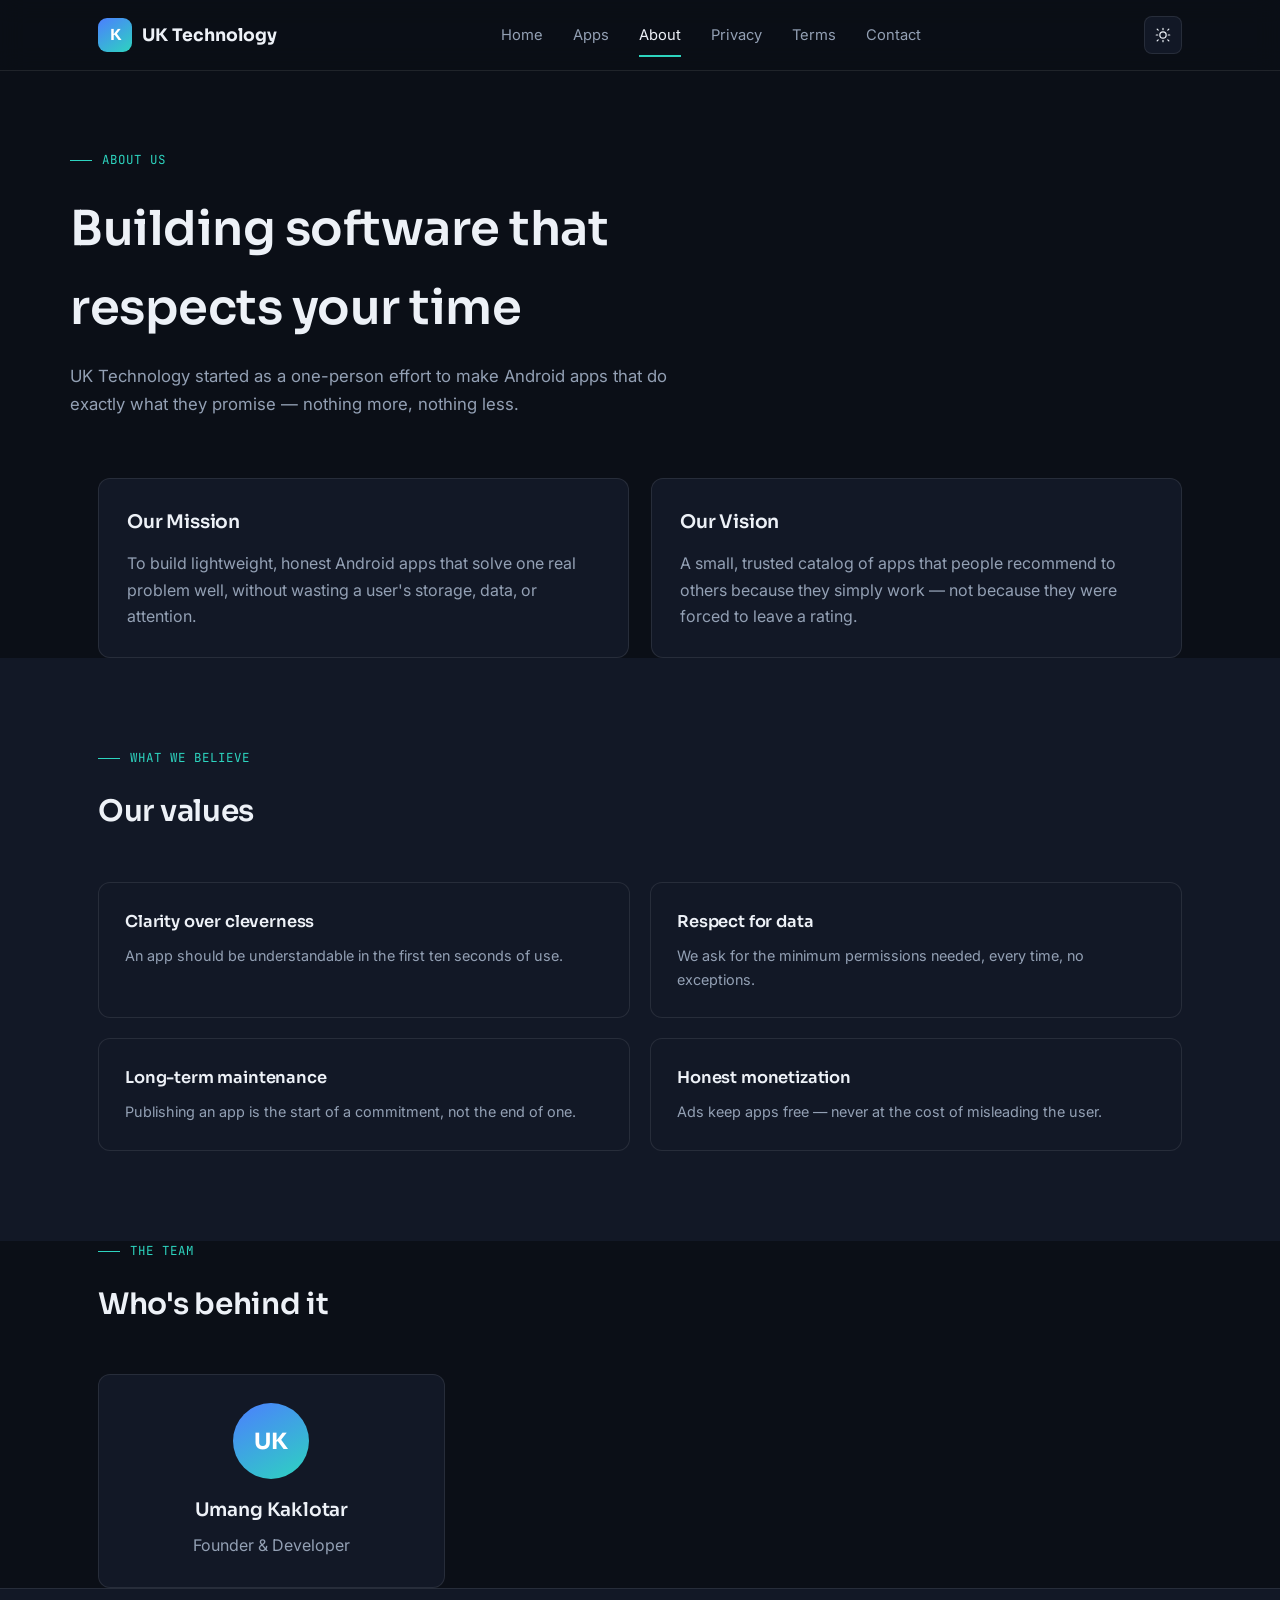
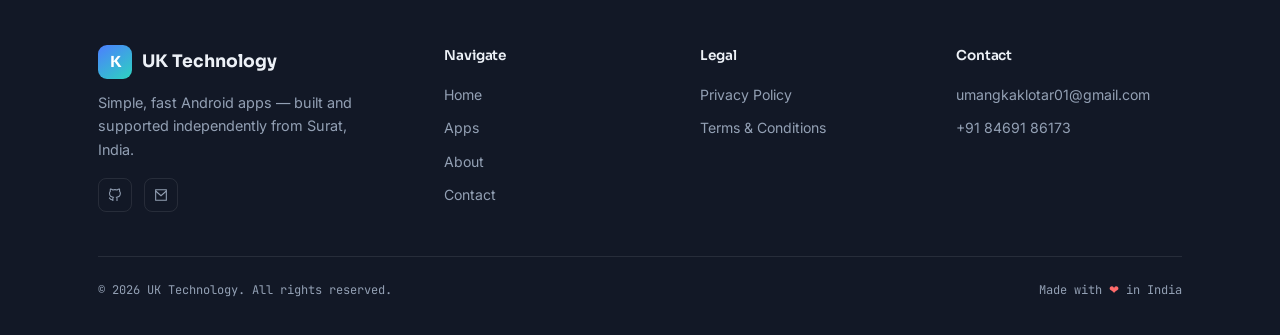
<file: about.html>
<!DOCTYPE html>
<html lang="en">
<head>
<meta charset="UTF-8">
<meta name="viewport" content="width=device-width, initial-scale=1.0">
<title>About Us — UK Technology</title>
<meta name="description" content="Learn about UK Technology's mission, vision, and the person behind the apps.">
<meta name="theme-color" content="#0B0F17">
<link rel="canonical" href="https://umangkaklotar.github.io/about.html">
<meta property="og:type" content="website">
<meta property="og:title" content="About Us — UK Technology">
<link rel="icon" type="image/svg+xml" href="assets/img/favicon.svg">
<link rel="preconnect" href="https://fonts.googleapis.com">
<link href="https://fonts.googleapis.com/css2?family=Sora:wght@600;700&family=Inter:wght@400;500;600&family=JetBrains+Mono:wght@400;500&display=swap" rel="stylesheet">
<link rel="stylesheet" href="assets/css/style.css">
</head>
<body>

<header class="site-header">
  <div class="nav-inner">
    <a class="brand" href="index.html"><span class="mark">K</span>UK Technology</a>
    <nav id="primary-nav">
      <a href="index.html">Home</a>
      <a href="apps.html">Apps</a>
      <a href="about.html">About</a>
      <a href="privacy.html">Privacy</a>
      <a href="terms.html">Terms</a>
      <a href="contact.html">Contact</a>
    </nav>
    <div class="nav-actions">
      <button class="theme-toggle" onclick="toggleTheme()" aria-label="Toggle dark/light theme">
        <svg viewBox="0 0 24 24" fill="none" stroke-width="1.6"><path d="M12 3v2M12 19v2M4.2 4.2l1.4 1.4M18.4 18.4l1.4 1.4M3 12h2M19 12h2M4.2 19.8l1.4-1.4M18.4 5.6l1.4-1.4" stroke-linecap="round"/><circle cx="12" cy="12" r="4.2"/></svg>
      </button>
      <button id="hamburger" onclick="toggleMobileNav()" aria-label="Menu"><span></span><span></span><span></span></button>
    </div>
  </div>
</header>

<section class="page-hero wrap">
  <span class="eyebrow">ABOUT US</span>
  <h1>Building software that respects your time</h1>
  <p>UK Technology started as a one-person effort to make Android apps that do exactly what they promise — nothing more, nothing less.</p>
</section>

<section class="wrap">
  <div class="grid-2">
    <div class="card reveal">
      <h3 style="margin-bottom:12px;">Our Mission</h3>
      <p class="muted">To build lightweight, honest Android apps that solve one real problem well, without wasting a user's storage, data, or attention.</p>
    </div>
    <div class="card reveal d1">
      <h3 style="margin-bottom:12px;">Our Vision</h3>
      <p class="muted">A small, trusted catalog of apps that people recommend to others because they simply work — not because they were forced to leave a rating.</p>
    </div>
  </div>
</section>

<section class="section-alt">
  <div class="wrap">
    <div class="section-head">
      <span class="eyebrow">WHAT WE BELIEVE</span>
      <h2 class="reveal">Our values</h2>
    </div>
    <div class="values-grid">
      <div class="feature-card reveal">
        <h3>Clarity over cleverness</h3>
        <p>An app should be understandable in the first ten seconds of use.</p>
      </div>
      <div class="feature-card reveal d1">
        <h3>Respect for data</h3>
        <p>We ask for the minimum permissions needed, every time, no exceptions.</p>
      </div>
      <div class="feature-card reveal d2">
        <h3>Long-term maintenance</h3>
        <p>Publishing an app is the start of a commitment, not the end of one.</p>
      </div>
      <div class="feature-card reveal">
        <h3>Honest monetization</h3>
        <p>Ads keep apps free — never at the cost of misleading the user.</p>
      </div>
    </div>
  </div>
</section>

<section class="wrap">
  <div class="section-head">
    <span class="eyebrow">THE TEAM</span>
    <h2 class="reveal">Who's behind it</h2>
  </div>
  <div class="grid-3">
    <div class="card team-card reveal">
      <div class="team-avatar">UK</div>
      <h3>Umang Kaklotar</h3>
      <p class="muted" style="margin-top:6px;">Founder & Developer</p>
    </div>
  </div>
</section>

<footer class="site-footer">
  <div class="wrap">
    <div class="footer-grid">
      <div class="footer-brand">
        <a class="brand" href="index.html"><span class="mark">K</span>UK Technology</a>
        <p>Simple, fast Android apps — built and supported independently from Surat, India.</p>
        <div class="social-row">
          <a href="https://github.com/umangkaklotar" target="_blank" rel="noopener" aria-label="GitHub"><svg viewBox="0 0 24 24" fill="none" stroke-width="1.6"><path d="M9 19c-4.3 1.4-4.3-2.5-6-3m12 5v-3.5c0-1 .1-1.4-.5-2 2.8-.3 5.5-1.4 5.5-6a4.6 4.6 0 0 0-1.3-3.2 4.2 4.2 0 0 0-.1-3.2s-1.1-.3-3.5 1.3a12.3 12.3 0 0 0-6.4 0C6.3 2.8 5.2 3.1 5.2 3.1a4.2 4.2 0 0 0-.1 3.2A4.6 4.6 0 0 0 3.8 9.5c0 4.6 2.7 5.7 5.5 6-.6.6-.6 1.2-.5 2V21"/></svg></a>
          <a href="mailto:umangkaklotar01@gmail.com" aria-label="Email"><svg viewBox="0 0 24 24" fill="none" stroke-width="1.6"><path d="M4 4h16v16H4z"/><path d="M4 6l8 7 8-7"/></svg></a>
        </div>
      </div>
      <div class="footer-col">
        <h4>Navigate</h4>
        <a href="index.html">Home</a>
        <a href="apps.html">Apps</a>
        <a href="about.html">About</a>
        <a href="contact.html">Contact</a>
      </div>
      <div class="footer-col">
        <h4>Legal</h4>
        <a href="privacy.html">Privacy Policy</a>
        <a href="terms.html">Terms & Conditions</a>
      </div>
      <div class="footer-col">
        <h4>Contact</h4>
        <a href="mailto:umangkaklotar01@gmail.com">umangkaklotar01@gmail.com</a>
        <a href="tel:+918469186173">+91 84691 86173</a>
      </div>
    </div>
    <div class="footer-bottom">
      <span>© <span id="footer-year"></span> UK Technology. All rights reserved.</span>
      <span>Made with <span class="made-with">❤</span> in India</span>
    </div>
  </div>
</footer>

<script src="assets/js/main.js"></script>
</body>
</html>
</file>
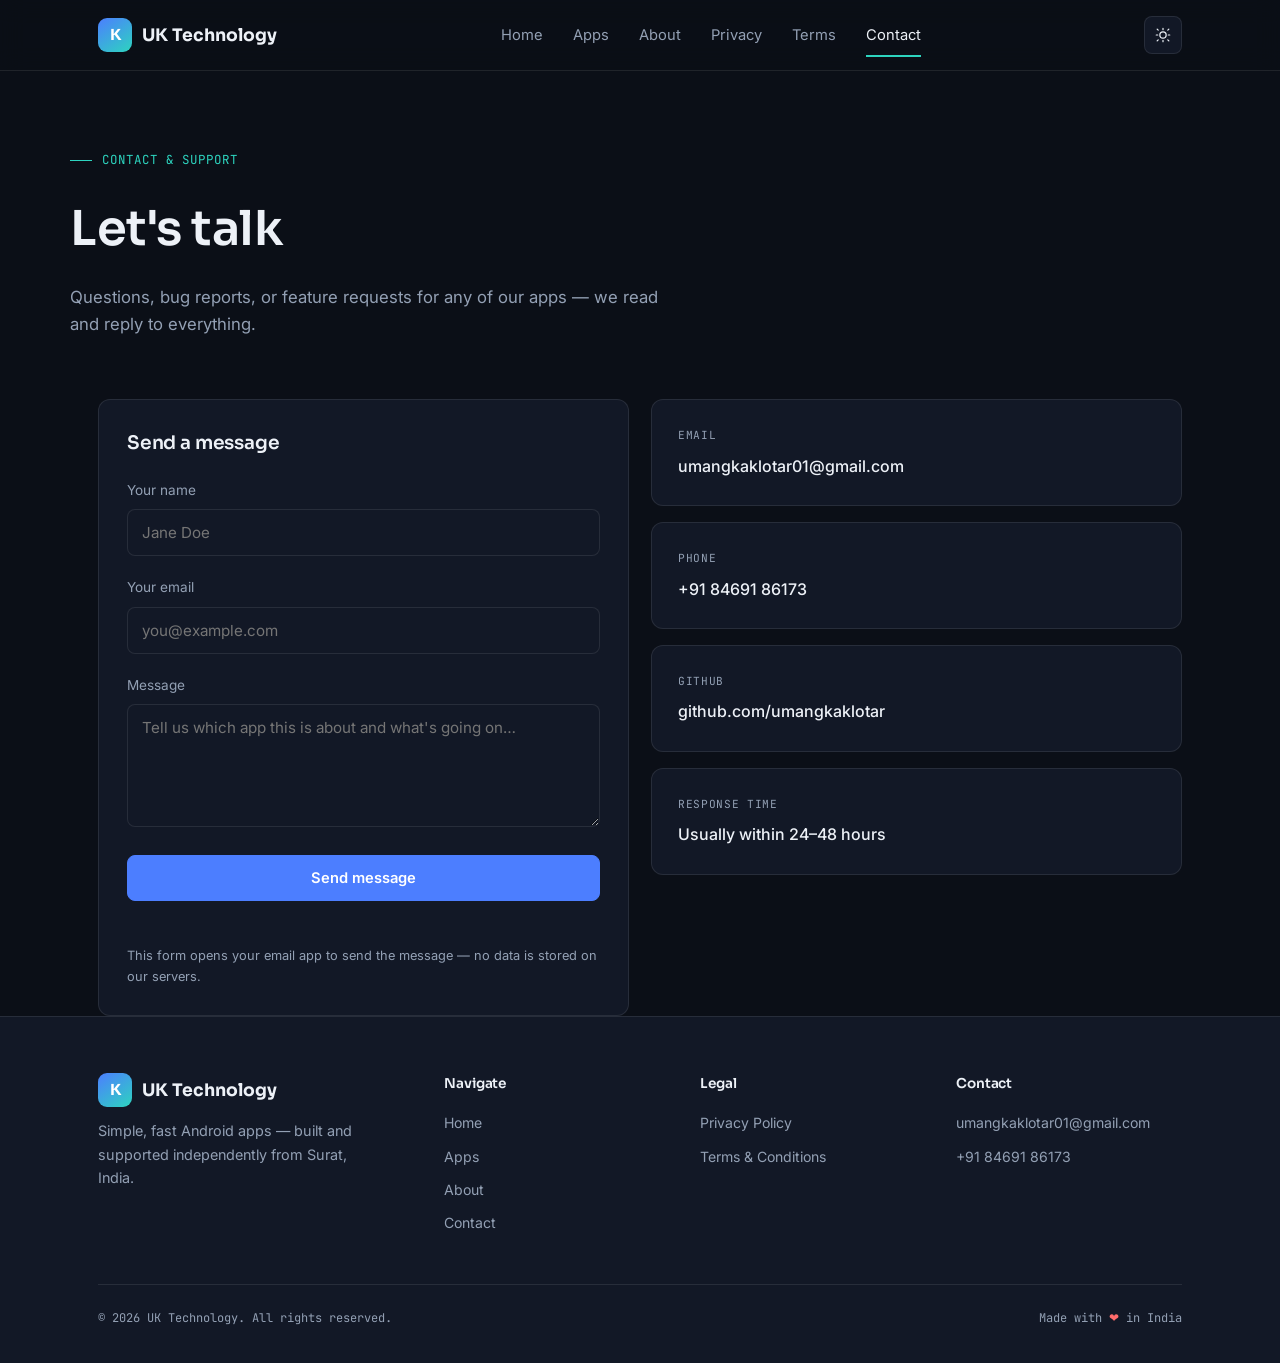
<file: contact.html>
<!DOCTYPE html>
<html lang="en">
<head>
<meta charset="UTF-8">
<meta name="viewport" content="width=device-width, initial-scale=1.0">
<title>Contact & Support — UK Technology</title>
<meta name="description" content="Get in touch with UK Technology for app support, feedback, or general questions.">
<meta name="theme-color" content="#0B0F17">
<link rel="canonical" href="https://umangkaklotar.github.io/contact.html">
<meta property="og:type" content="website">
<meta property="og:title" content="Contact & Support — UK Technology">
<link rel="icon" type="image/svg+xml" href="assets/img/favicon.svg">
<link rel="preconnect" href="https://fonts.googleapis.com">
<link href="https://fonts.googleapis.com/css2?family=Sora:wght@600;700&family=Inter:wght@400;500;600&family=JetBrains+Mono:wght@400;500&display=swap" rel="stylesheet">
<link rel="stylesheet" href="assets/css/style.css">
</head>
<body>

<header class="site-header">
  <div class="nav-inner">
    <a class="brand" href="index.html"><span class="mark">K</span>UK Technology</a>
    <nav id="primary-nav">
      <a href="index.html">Home</a>
      <a href="apps.html">Apps</a>
      <a href="about.html">About</a>
      <a href="privacy.html">Privacy</a>
      <a href="terms.html">Terms</a>
      <a href="contact.html">Contact</a>
    </nav>
    <div class="nav-actions">
      <button class="theme-toggle" onclick="toggleTheme()" aria-label="Toggle dark/light theme">
        <svg viewBox="0 0 24 24" fill="none" stroke-width="1.6"><path d="M12 3v2M12 19v2M4.2 4.2l1.4 1.4M18.4 18.4l1.4 1.4M3 12h2M19 12h2M4.2 19.8l1.4-1.4M18.4 5.6l1.4-1.4" stroke-linecap="round"/><circle cx="12" cy="12" r="4.2"/></svg>
      </button>
      <button id="hamburger" onclick="toggleMobileNav()" aria-label="Menu"><span></span><span></span><span></span></button>
    </div>
  </div>
</header>

<section class="page-hero wrap">
  <span class="eyebrow">CONTACT & SUPPORT</span>
  <h1>Let's talk</h1>
  <p>Questions, bug reports, or feature requests for any of our apps — we read and reply to everything.</p>
</section>

<section class="wrap">
  <div class="grid-2">
    <div class="card reveal">
      <h3 style="margin-bottom:20px;">Send a message</h3>
      <form id="contact-form" onsubmit="handleContactSubmit(event)">
        <div class="form-field">
          <label for="name">Your name</label>
          <input type="text" id="name" name="name" placeholder="Jane Doe" required>
        </div>
        <div class="form-field">
          <label for="email">Your email</label>
          <input type="email" id="email" name="email" placeholder="you@example.com" required>
        </div>
        <div class="form-field">
          <label for="message">Message</label>
          <textarea id="message" name="message" rows="5" placeholder="Tell us which app this is about and what's going on…" required></textarea>
        </div>
        <button type="submit" class="btn primary block">Send message</button>
        <p id="form-status"></p>
      </form>
      <p class="muted" style="font-size:0.8rem; margin-top:10px;">This form opens your email app to send the message — no data is stored on our servers.</p>
    </div>

    <div>
      <div class="contact-card reveal" style="margin-bottom:16px;">
        <div class="contact-label">Email</div>
        <div class="contact-value"><a href="mailto:umangkaklotar01@gmail.com">umangkaklotar01@gmail.com</a></div>
      </div>
      <div class="contact-card reveal d1" style="margin-bottom:16px;">
        <div class="contact-label">Phone</div>
        <div class="contact-value"><a href="tel:+918469186173">+91 84691 86173</a></div>
      </div>
      <div class="contact-card reveal d2" style="margin-bottom:16px;">
        <div class="contact-label">GitHub</div>
        <div class="contact-value"><a href="https://github.com/umangkaklotar" target="_blank" rel="noopener">github.com/umangkaklotar</a></div>
      </div>
      <div class="contact-card reveal">
        <div class="contact-label">Response time</div>
        <div class="contact-value">Usually within 24–48 hours</div>
      </div>
    </div>
  </div>
</section>

<footer class="site-footer">
  <div class="wrap">
    <div class="footer-grid">
      <div class="footer-brand">
        <a class="brand" href="index.html"><span class="mark">K</span>UK Technology</a>
        <p>Simple, fast Android apps — built and supported independently from Surat, India.</p>
      </div>
      <div class="footer-col">
        <h4>Navigate</h4>
        <a href="index.html">Home</a>
        <a href="apps.html">Apps</a>
        <a href="about.html">About</a>
        <a href="contact.html">Contact</a>
      </div>
      <div class="footer-col">
        <h4>Legal</h4>
        <a href="privacy.html">Privacy Policy</a>
        <a href="terms.html">Terms & Conditions</a>
      </div>
      <div class="footer-col">
        <h4>Contact</h4>
        <a href="mailto:umangkaklotar01@gmail.com">umangkaklotar01@gmail.com</a>
        <a href="tel:+918469186173">+91 84691 86173</a>
      </div>
    </div>
    <div class="footer-bottom">
      <span>© <span id="footer-year"></span> UK Technology. All rights reserved.</span>
      <span>Made with <span class="made-with">❤</span> in India</span>
    </div>
  </div>
</footer>

<script src="assets/js/main.js"></script>
</body>
</html>
</file>
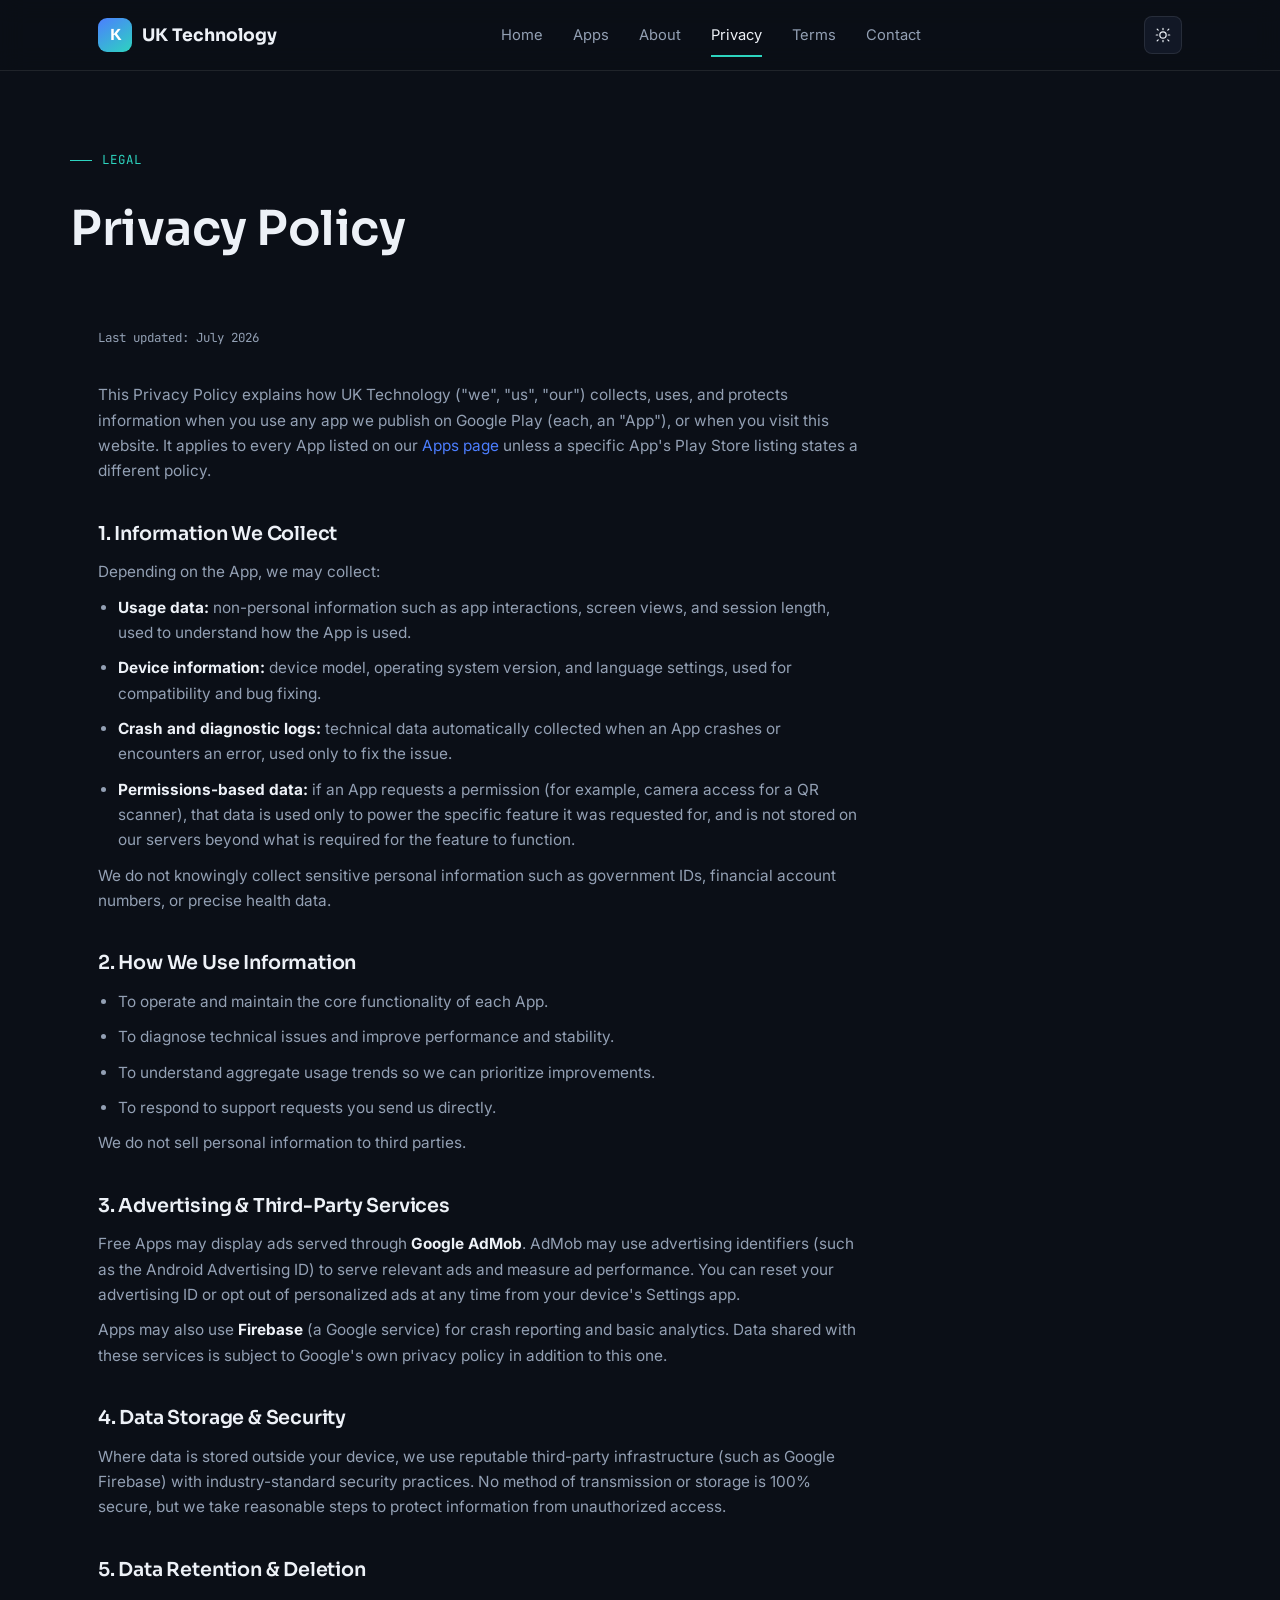
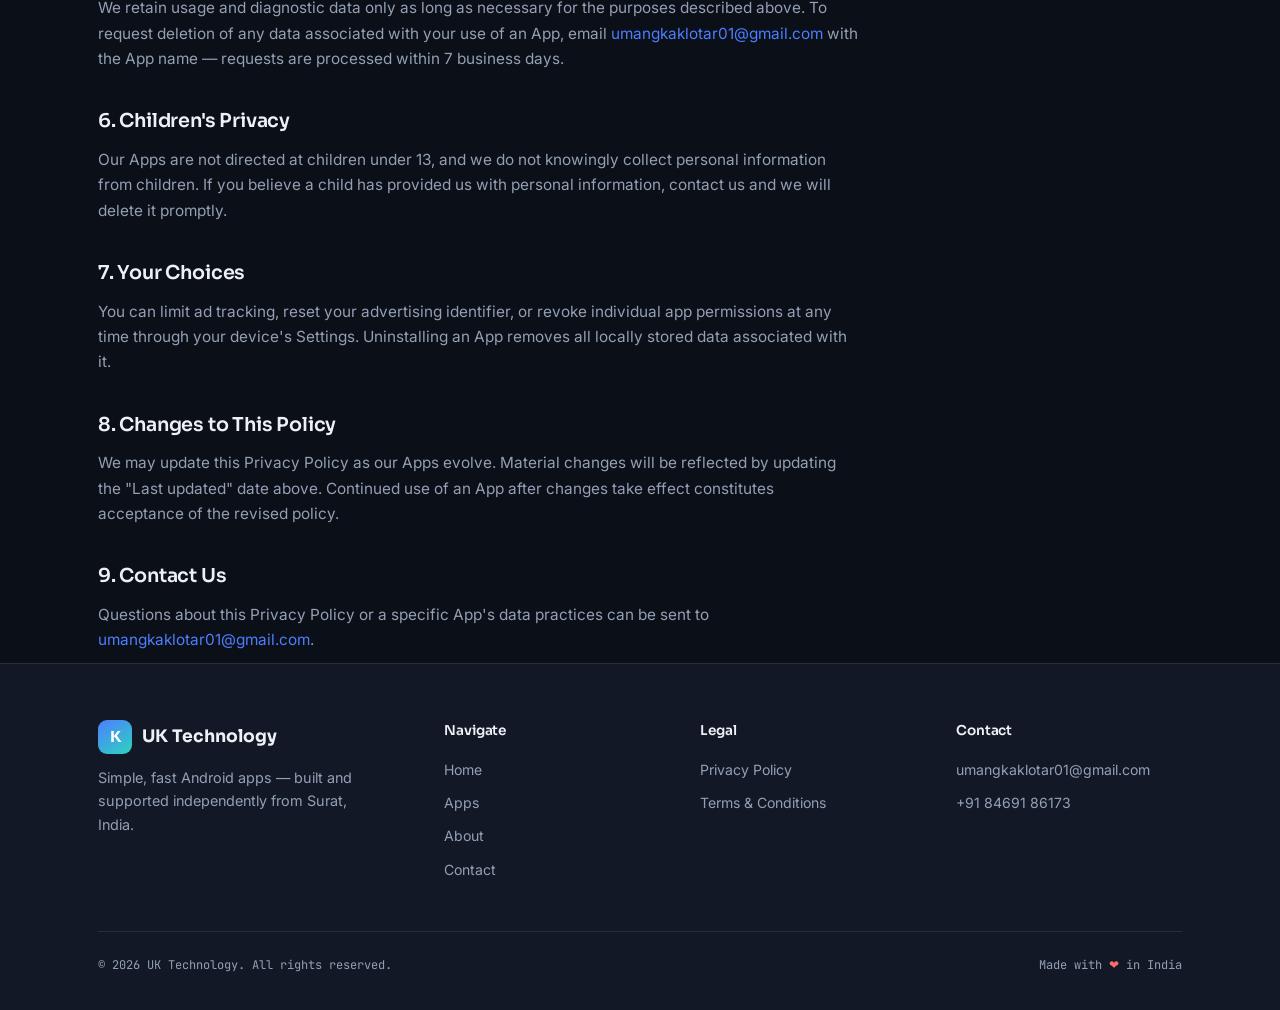
<file: privacy.html>
<!DOCTYPE html>
<html lang="en">
<head>
<meta charset="UTF-8">
<meta name="viewport" content="width=device-width, initial-scale=1.0">
<title>Privacy Policy — UK Technology</title>
<meta name="description" content="Privacy Policy for all apps published by UK Technology on Google Play.">
<meta name="theme-color" content="#0B0F17">
<link rel="canonical" href="https://umangkaklotar.github.io/privacy.html">
<link rel="icon" type="image/svg+xml" href="assets/img/favicon.svg">
<link rel="preconnect" href="https://fonts.googleapis.com">
<link href="https://fonts.googleapis.com/css2?family=Sora:wght@600;700&family=Inter:wght@400;500;600&family=JetBrains+Mono:wght@400;500&display=swap" rel="stylesheet">
<link rel="stylesheet" href="assets/css/style.css">
</head>
<body>

<header class="site-header">
  <div class="nav-inner">
    <a class="brand" href="index.html"><span class="mark">K</span>UK Technology</a>
    <nav id="primary-nav">
      <a href="index.html">Home</a>
      <a href="apps.html">Apps</a>
      <a href="about.html">About</a>
      <a href="privacy.html">Privacy</a>
      <a href="terms.html">Terms</a>
      <a href="contact.html">Contact</a>
    </nav>
    <div class="nav-actions">
      <button class="theme-toggle" onclick="toggleTheme()" aria-label="Toggle dark/light theme">
        <svg viewBox="0 0 24 24" fill="none" stroke-width="1.6"><path d="M12 3v2M12 19v2M4.2 4.2l1.4 1.4M18.4 18.4l1.4 1.4M3 12h2M19 12h2M4.2 19.8l1.4-1.4M18.4 5.6l1.4-1.4" stroke-linecap="round"/><circle cx="12" cy="12" r="4.2"/></svg>
      </button>
      <button id="hamburger" onclick="toggleMobileNav()" aria-label="Menu"><span></span><span></span><span></span></button>
    </div>
  </div>
</header>

<section class="page-hero wrap">
  <span class="eyebrow">LEGAL</span>
  <h1>Privacy Policy</h1>
</section>

<section class="wrap">
  <div class="prose" style="max-width:760px;">
    <span class="last-updated">Last updated: July 2026</span>

    <p>This Privacy Policy explains how UK Technology ("we", "us", "our") collects, uses, and protects information when you use any app we publish on Google Play (each, an "App"), or when you visit this website. It applies to every App listed on our <a href="apps.html" style="color:var(--primary);">Apps page</a> unless a specific App's Play Store listing states a different policy.</p>

    <h2>1. Information We Collect</h2>
    <p>Depending on the App, we may collect:</p>
    <ul>
      <li><strong>Usage data:</strong> non-personal information such as app interactions, screen views, and session length, used to understand how the App is used.</li>
      <li><strong>Device information:</strong> device model, operating system version, and language settings, used for compatibility and bug fixing.</li>
      <li><strong>Crash and diagnostic logs:</strong> technical data automatically collected when an App crashes or encounters an error, used only to fix the issue.</li>
      <li><strong>Permissions-based data:</strong> if an App requests a permission (for example, camera access for a QR scanner), that data is used only to power the specific feature it was requested for, and is not stored on our servers beyond what is required for the feature to function.</li>
    </ul>
    <p>We do not knowingly collect sensitive personal information such as government IDs, financial account numbers, or precise health data.</p>

    <h2>2. How We Use Information</h2>
    <ul>
      <li>To operate and maintain the core functionality of each App.</li>
      <li>To diagnose technical issues and improve performance and stability.</li>
      <li>To understand aggregate usage trends so we can prioritize improvements.</li>
      <li>To respond to support requests you send us directly.</li>
    </ul>
    <p>We do not sell personal information to third parties.</p>

    <h2>3. Advertising & Third-Party Services</h2>
    <p>Free Apps may display ads served through <strong>Google AdMob</strong>. AdMob may use advertising identifiers (such as the Android Advertising ID) to serve relevant ads and measure ad performance. You can reset your advertising ID or opt out of personalized ads at any time from your device's Settings app.</p>
    <p>Apps may also use <strong>Firebase</strong> (a Google service) for crash reporting and basic analytics. Data shared with these services is subject to Google's own privacy policy in addition to this one.</p>

    <h2>4. Data Storage & Security</h2>
    <p>Where data is stored outside your device, we use reputable third-party infrastructure (such as Google Firebase) with industry-standard security practices. No method of transmission or storage is 100% secure, but we take reasonable steps to protect information from unauthorized access.</p>

    <h2>5. Data Retention & Deletion</h2>
    <p>We retain usage and diagnostic data only as long as necessary for the purposes described above. To request deletion of any data associated with your use of an App, email <a href="mailto:umangkaklotar01@gmail.com" style="color:var(--primary);">umangkaklotar01@gmail.com</a> with the App name — requests are processed within 7 business days.</p>

    <h2>6. Children's Privacy</h2>
    <p>Our Apps are not directed at children under 13, and we do not knowingly collect personal information from children. If you believe a child has provided us with personal information, contact us and we will delete it promptly.</p>

    <h2>7. Your Choices</h2>
    <p>You can limit ad tracking, reset your advertising identifier, or revoke individual app permissions at any time through your device's Settings. Uninstalling an App removes all locally stored data associated with it.</p>

    <h2>8. Changes to This Policy</h2>
    <p>We may update this Privacy Policy as our Apps evolve. Material changes will be reflected by updating the "Last updated" date above. Continued use of an App after changes take effect constitutes acceptance of the revised policy.</p>

    <h2>9. Contact Us</h2>
    <p>Questions about this Privacy Policy or a specific App's data practices can be sent to <a href="mailto:umangkaklotar01@gmail.com" style="color:var(--primary);">umangkaklotar01@gmail.com</a>.</p>
  </div>
</section>

<footer class="site-footer">
  <div class="wrap">
    <div class="footer-grid">
      <div class="footer-brand">
        <a class="brand" href="index.html"><span class="mark">K</span>UK Technology</a>
        <p>Simple, fast Android apps — built and supported independently from Surat, India.</p>
      </div>
      <div class="footer-col">
        <h4>Navigate</h4>
        <a href="index.html">Home</a>
        <a href="apps.html">Apps</a>
        <a href="about.html">About</a>
        <a href="contact.html">Contact</a>
      </div>
      <div class="footer-col">
        <h4>Legal</h4>
        <a href="privacy.html">Privacy Policy</a>
        <a href="terms.html">Terms & Conditions</a>
      </div>
      <div class="footer-col">
        <h4>Contact</h4>
        <a href="mailto:umangkaklotar01@gmail.com">umangkaklotar01@gmail.com</a>
        <a href="tel:+918469186173">+91 84691 86173</a>
      </div>
    </div>
    <div class="footer-bottom">
      <span>© <span id="footer-year"></span> UK Technology. All rights reserved.</span>
      <span>Made with <span class="made-with">❤</span> in India</span>
    </div>
  </div>
</footer>

<script src="assets/js/main.js"></script>
</body>
</html>
</file>
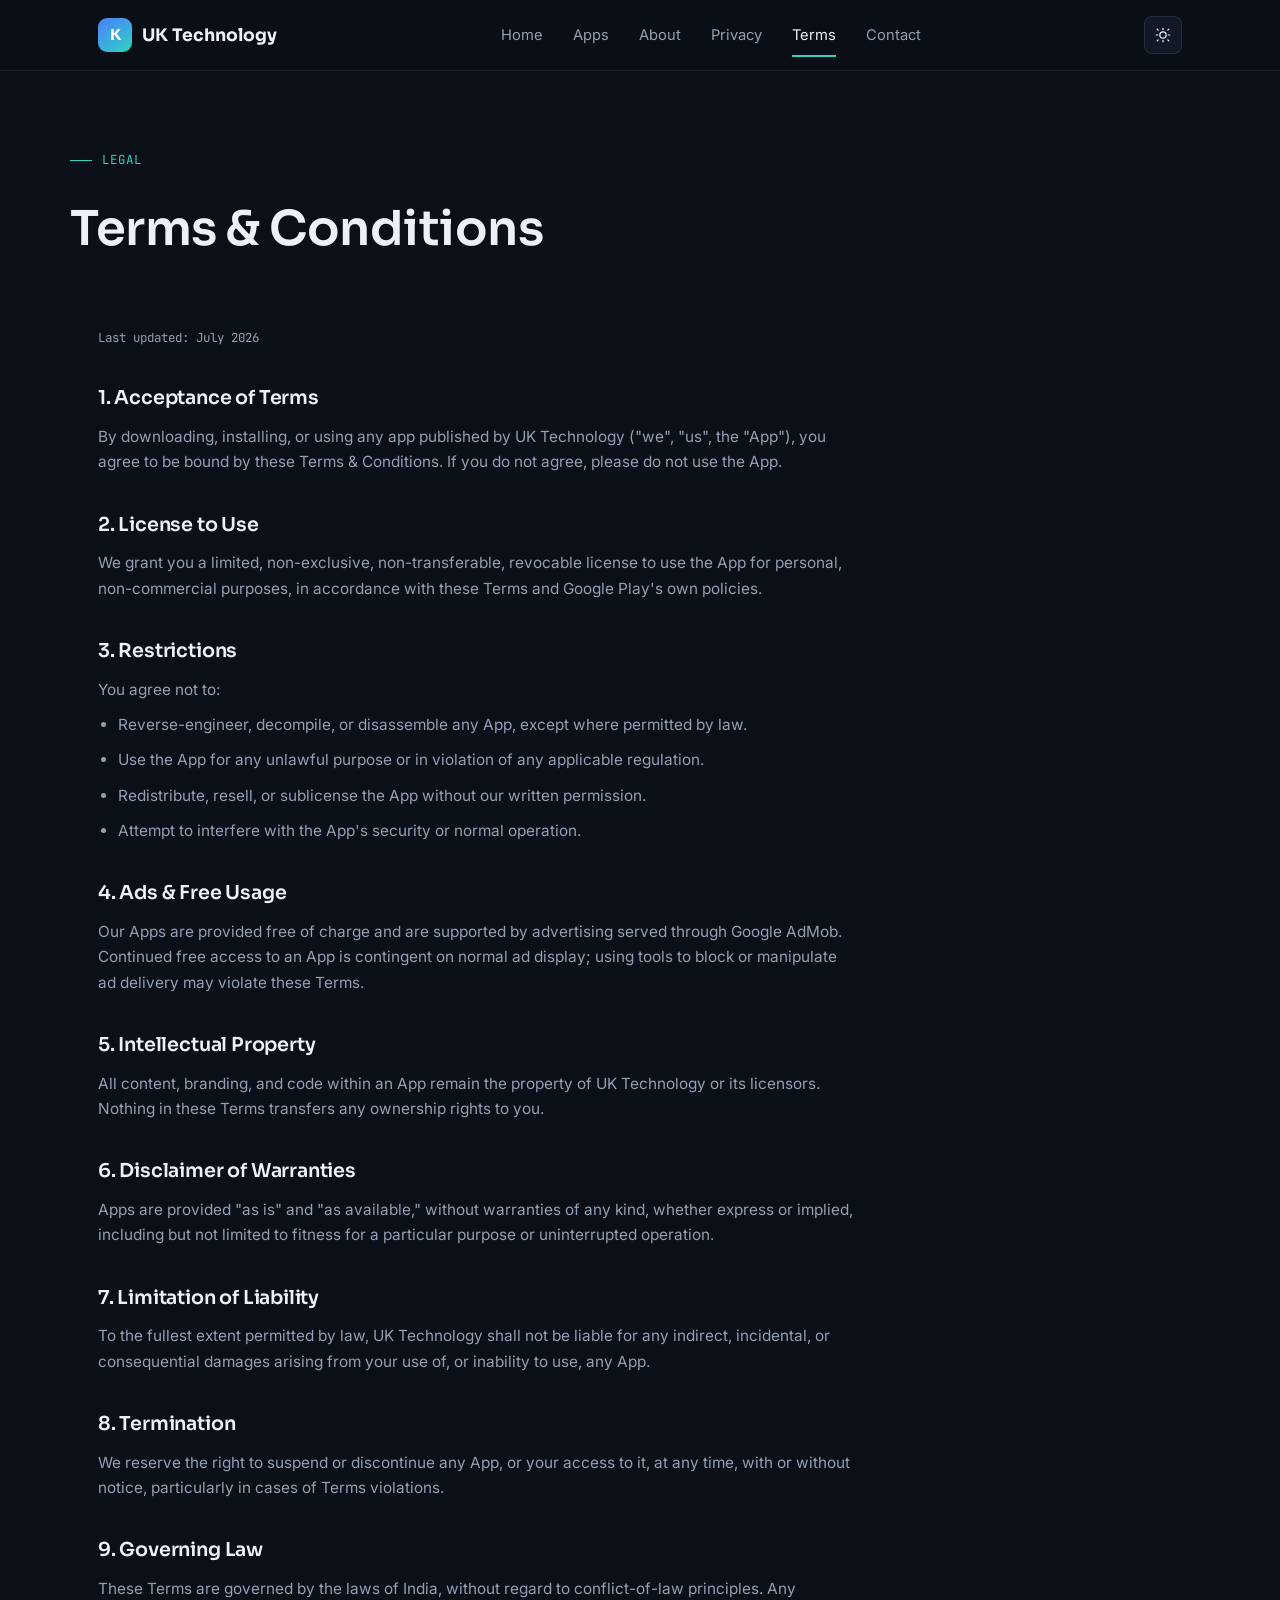
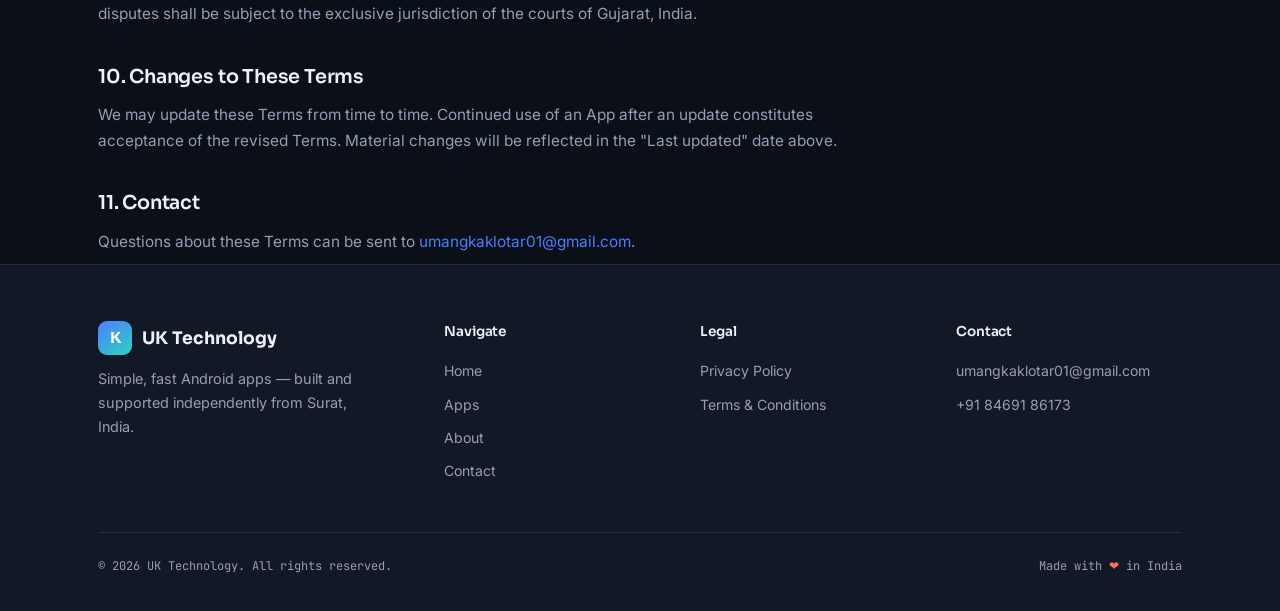
<file: terms.html>
<!DOCTYPE html>
<html lang="en">
<head>
<meta charset="UTF-8">
<meta name="viewport" content="width=device-width, initial-scale=1.0">
<title>Terms & Conditions — UK Technology</title>
<meta name="description" content="Terms and Conditions for using apps published by UK Technology.">
<meta name="theme-color" content="#0B0F17">
<link rel="canonical" href="https://umangkaklotar.github.io/terms.html">
<link rel="icon" type="image/svg+xml" href="assets/img/favicon.svg">
<link rel="preconnect" href="https://fonts.googleapis.com">
<link href="https://fonts.googleapis.com/css2?family=Sora:wght@600;700&family=Inter:wght@400;500;600&family=JetBrains+Mono:wght@400;500&display=swap" rel="stylesheet">
<link rel="stylesheet" href="assets/css/style.css">
</head>
<body>

<header class="site-header">
  <div class="nav-inner">
    <a class="brand" href="index.html"><span class="mark">K</span>UK Technology</a>
    <nav id="primary-nav">
      <a href="index.html">Home</a>
      <a href="apps.html">Apps</a>
      <a href="about.html">About</a>
      <a href="privacy.html">Privacy</a>
      <a href="terms.html">Terms</a>
      <a href="contact.html">Contact</a>
    </nav>
    <div class="nav-actions">
      <button class="theme-toggle" onclick="toggleTheme()" aria-label="Toggle dark/light theme">
        <svg viewBox="0 0 24 24" fill="none" stroke-width="1.6"><path d="M12 3v2M12 19v2M4.2 4.2l1.4 1.4M18.4 18.4l1.4 1.4M3 12h2M19 12h2M4.2 19.8l1.4-1.4M18.4 5.6l1.4-1.4" stroke-linecap="round"/><circle cx="12" cy="12" r="4.2"/></svg>
      </button>
      <button id="hamburger" onclick="toggleMobileNav()" aria-label="Menu"><span></span><span></span><span></span></button>
    </div>
  </div>
</header>

<section class="page-hero wrap">
  <span class="eyebrow">LEGAL</span>
  <h1>Terms & Conditions</h1>
</section>

<section class="wrap">
  <div class="prose" style="max-width:760px;">
    <span class="last-updated">Last updated: July 2026</span>

    <h2>1. Acceptance of Terms</h2>
    <p>By downloading, installing, or using any app published by UK Technology ("we", "us", the "App"), you agree to be bound by these Terms & Conditions. If you do not agree, please do not use the App.</p>

    <h2>2. License to Use</h2>
    <p>We grant you a limited, non-exclusive, non-transferable, revocable license to use the App for personal, non-commercial purposes, in accordance with these Terms and Google Play's own policies.</p>

    <h2>3. Restrictions</h2>
    <p>You agree not to:</p>
    <ul>
      <li>Reverse-engineer, decompile, or disassemble any App, except where permitted by law.</li>
      <li>Use the App for any unlawful purpose or in violation of any applicable regulation.</li>
      <li>Redistribute, resell, or sublicense the App without our written permission.</li>
      <li>Attempt to interfere with the App's security or normal operation.</li>
    </ul>

    <h2>4. Ads & Free Usage</h2>
    <p>Our Apps are provided free of charge and are supported by advertising served through Google AdMob. Continued free access to an App is contingent on normal ad display; using tools to block or manipulate ad delivery may violate these Terms.</p>

    <h2>5. Intellectual Property</h2>
    <p>All content, branding, and code within an App remain the property of UK Technology or its licensors. Nothing in these Terms transfers any ownership rights to you.</p>

    <h2>6. Disclaimer of Warranties</h2>
    <p>Apps are provided "as is" and "as available," without warranties of any kind, whether express or implied, including but not limited to fitness for a particular purpose or uninterrupted operation.</p>

    <h2>7. Limitation of Liability</h2>
    <p>To the fullest extent permitted by law, UK Technology shall not be liable for any indirect, incidental, or consequential damages arising from your use of, or inability to use, any App.</p>

    <h2>8. Termination</h2>
    <p>We reserve the right to suspend or discontinue any App, or your access to it, at any time, with or without notice, particularly in cases of Terms violations.</p>

    <h2>9. Governing Law</h2>
    <p>These Terms are governed by the laws of India, without regard to conflict-of-law principles. Any disputes shall be subject to the exclusive jurisdiction of the courts of Gujarat, India.</p>

    <h2>10. Changes to These Terms</h2>
    <p>We may update these Terms from time to time. Continued use of an App after an update constitutes acceptance of the revised Terms. Material changes will be reflected in the "Last updated" date above.</p>

    <h2>11. Contact</h2>
    <p>Questions about these Terms can be sent to <a href="mailto:umangkaklotar01@gmail.com" style="color:var(--primary);">umangkaklotar01@gmail.com</a>.</p>
  </div>
</section>

<footer class="site-footer">
  <div class="wrap">
    <div class="footer-grid">
      <div class="footer-brand">
        <a class="brand" href="index.html"><span class="mark">K</span>UK Technology</a>
        <p>Simple, fast Android apps — built and supported independently from Surat, India.</p>
      </div>
      <div class="footer-col">
        <h4>Navigate</h4>
        <a href="index.html">Home</a>
        <a href="apps.html">Apps</a>
        <a href="about.html">About</a>
        <a href="contact.html">Contact</a>
      </div>
      <div class="footer-col">
        <h4>Legal</h4>
        <a href="privacy.html">Privacy Policy</a>
        <a href="terms.html">Terms & Conditions</a>
      </div>
      <div class="footer-col">
        <h4>Contact</h4>
        <a href="mailto:umangkaklotar01@gmail.com">umangkaklotar01@gmail.com</a>
        <a href="tel:+918469186173">+91 84691 86173</a>
      </div>
    </div>
    <div class="footer-bottom">
      <span>© <span id="footer-year"></span> UK Technology. All rights reserved.</span>
      <span>Made with <span class="made-with">❤</span> in India</span>
    </div>
  </div>
</footer>

<script src="assets/js/main.js"></script>
</body>
</html>
</file>
<file: assets/css/style.css>
/* =========================================================================
   UK TECHNOLOGY â€” SHARED STYLESHEET
   -------------------------------------------------------------------------
   Sections in this file:
   1. Theme tokens (dark default + light override)
   2. Reset & base
   3. Layout helpers
   4. Header / navigation
   5. Buttons & badges
   6. Hero
   7. Cards (apps, features, contact)
   8. Sections generic (about, privacy, terms)
   9. Forms
   10. Footer
   11. Scroll reveal + utilities
   12. Responsive
   ========================================================================= */

/* ---------- 1. THEME TOKENS ---------- */
:root,
[data-theme="dark"] {
  --bg: #0B0F17;
  --surface: #121826;
  --surface-2: #1A2233;
  --border: rgba(255, 255, 255, 0.09);
  --text: #EDF1F7;
  --muted: #93A0B4;
  --primary: #4C7EFF;
  --primary-strong: #6E97FF;
  --accent: #2DD4BF;
  --success: #2DD4BF;
  --danger: #FF6B6B;
  --shadow: 0 20px 40px -20px rgba(0, 0, 0, 0.6);
}

[data-theme="light"] {
  --bg: #FFFFFF;
  --surface: #F5F7FB;
  --surface-2: #ECF0F6;
  --border: rgba(15, 23, 42, 0.09);
  --text: #10131A;
  --muted: #5B6472;
  --primary: #2F5FE0;
  --primary-strong: #244CBB;
  --accent: #0EA394;
  --success: #0EA394;
  --danger: #E0453B;
  --shadow: 0 20px 40px -24px rgba(15, 23, 42, 0.18);
}

/* ---------- 2. RESET & BASE ---------- */
* { box-sizing: border-box; margin: 0; padding: 0; }
html { scroll-behavior: smooth; }
body {
  background: var(--bg);
  color: var(--text);
  font-family: 'Inter', sans-serif;
  line-height: 1.65;
  transition: background .25s ease, color .25s ease;
  overflow-x: hidden;
}
a { color: inherit; text-decoration: none; }
ul { list-style: none; }
img { display: block; max-width: 100%; }
h1, h2, h3, h4 { font-family: 'Sora', sans-serif; font-weight: 600; letter-spacing: -0.01em; }
::selection { background: var(--accent); color: #06110E; }
.mono { font-family: 'JetBrains Mono', monospace; }
.muted { color: var(--muted); }

/* ---------- 3. LAYOUT HELPERS ---------- */
.wrap { max-width: 1140px; margin: 0 auto; padding: 0 28px; }
.page-hero { padding: 150px 0 60px; }
.page-hero h1 { font-size: clamp(2rem, 5vw, 3rem); max-width: 760px; }
.page-hero p { margin-top: 16px; color: var(--muted); max-width: 620px; font-size: 1.05rem; }
section { padding: 90px 0; }
.section-alt { background: var(--surface); }
.section-head { max-width: 620px; margin-bottom: 46px; }
.eyebrow {
  font-family: 'JetBrains Mono', monospace; font-size: 0.78rem; color: var(--accent);
  letter-spacing: 0.08em; display: flex; align-items: center; gap: 10px; margin-bottom: 18px;
}
.eyebrow::before { content: ''; width: 22px; height: 1px; background: var(--accent); }
.section-head h2 { font-size: 1.85rem; }
.section-head p { margin-top: 14px; color: var(--muted); }
.grid-2 { display: grid; grid-template-columns: 1fr 1fr; gap: 22px; }
.grid-3 { display: grid; grid-template-columns: repeat(3, 1fr); gap: 22px; }

/* ---------- 4. HEADER / NAV ---------- */
header.site-header {
  position: fixed; top: 0; left: 0; right: 0; z-index: 100;
  backdrop-filter: blur(12px);
  background: color-mix(in srgb, var(--bg) 78%, transparent);
  border-bottom: 1px solid var(--border);
}
.nav-inner {
  max-width: 1140px; margin: 0 auto; padding: 16px 28px;
  display: flex; align-items: center; justify-content: space-between; gap: 20px;
}
.brand { display: flex; align-items: center; gap: 10px; font-family: 'Sora', sans-serif; font-weight: 700; font-size: 1.08rem; }
.brand .mark {
  width: 34px; height: 34px; border-radius: 9px;
  background: linear-gradient(145deg, var(--primary), var(--accent));
  color: #fff; display: flex; align-items: center; justify-content: center;
  font-family: 'Sora', sans-serif; font-weight: 700; font-size: 0.95rem;
}
nav#primary-nav { display: flex; align-items: center; gap: 30px; }
nav#primary-nav a { font-size: 0.92rem; color: var(--muted); padding: 6px 0; position: relative; }
nav#primary-nav a:hover, nav#primary-nav a.active { color: var(--text); }
nav#primary-nav a.active::after {
  content: ''; position: absolute; left: 0; right: 0; bottom: -4px; height: 2px; background: var(--accent);
}
.nav-actions { display: flex; align-items: center; gap: 14px; }

.theme-toggle {
  width: 38px; height: 38px; border-radius: 8px; border: 1px solid var(--border);
  background: var(--surface); display: flex; align-items: center; justify-content: center; cursor: pointer;
}
.theme-toggle svg { width: 18px; height: 18px; stroke: var(--text); }

#hamburger { display: none; flex-direction: column; gap: 5px; background: none; border: none; cursor: pointer; padding: 4px; }
#hamburger span { width: 22px; height: 2px; background: var(--text); transition: transform .2s ease, opacity .2s ease; }
#hamburger.active span:nth-child(1) { transform: translateY(7px) rotate(45deg); }
#hamburger.active span:nth-child(2) { opacity: 0; }
#hamburger.active span:nth-child(3) { transform: translateY(-7px) rotate(-45deg); }

/* ---------- 5. BUTTONS & BADGES ---------- */
.btn {
  font-family: 'Inter', sans-serif; font-weight: 600; font-size: 0.92rem;
  padding: 13px 26px; border-radius: 8px; display: inline-flex; align-items: center; gap: 10px;
  border: 1px solid var(--border); transition: all .2s ease; cursor: pointer;
}
.btn.primary { background: var(--primary); color: #fff; border-color: var(--primary); }
.btn.primary:hover { background: var(--primary-strong); }
.btn.ghost { background: transparent; color: var(--text); }
.btn.ghost:hover { border-color: var(--primary); color: var(--primary); }
.btn.block { width: 100%; justify-content: center; }

.play-badge img { height: 44px; }

.tag {
  font-family: 'JetBrains Mono', monospace; font-size: 0.7rem; color: var(--accent);
  border: 1px solid var(--border); border-radius: 20px; padding: 3px 10px; display: inline-block;
}

/* ---------- 6. HERO ---------- */
.hero { padding: 170px 0 100px; }
.hero h1 { font-size: clamp(2.4rem, 5.8vw, 4rem); line-height: 1.08; max-width: 820px; }
.hero h1 .accent { color: var(--primary); }
.hero p.lead { margin-top: 22px; color: var(--muted); font-size: 1.1rem; max-width: 560px; }
.hero-actions { margin-top: 36px; display: flex; gap: 16px; flex-wrap: wrap; }
.hero-stats {
  margin-top: 64px; display: grid; grid-template-columns: repeat(3, 1fr); gap: 20px;
  border-top: 1px solid var(--border); padding-top: 28px; max-width: 620px;
}
.hero-stats .stat b { font-family: 'Sora', sans-serif; font-size: 1.6rem; display: block; }
.hero-stats .stat span { font-family: 'JetBrains Mono', monospace; font-size: 0.7rem; color: var(--muted); }

/* ---------- 7. CARDS ---------- */
.card {
  background: var(--surface); border: 1px solid var(--border); border-radius: 12px;
  padding: 28px; transition: border-color .2s ease, transform .2s ease;
}
.card:hover { border-color: color-mix(in srgb, var(--primary) 50%, var(--border)); transform: translateY(-3px); }

.app-card { background: var(--surface); border: 1px solid var(--border); border-radius: 12px; padding: 28px; display: flex; flex-direction: column; gap: 16px; transition: border-color .2s ease, transform .2s ease; }
.app-card:hover { border-color: color-mix(in srgb, var(--primary) 50%, var(--border)); transform: translateY(-3px); }
.app-top { display: flex; align-items: center; gap: 14px; }
.app-icon {
  width: 52px; height: 52px; border-radius: 12px; flex-shrink: 0;
  background: linear-gradient(150deg, var(--primary), var(--accent)); color: #fff;
  display: flex; align-items: center; justify-content: center; font-family: 'Sora', sans-serif; font-weight: 700;
}
.app-name { font-size: 1.02rem; }
.app-tag { font-family: 'JetBrains Mono', monospace; font-size: 0.68rem; color: var(--accent); }
.app-desc { color: var(--muted); font-size: 0.92rem; flex: 1; }

.feature-card { background: var(--surface); border: 1px solid var(--border); border-radius: 12px; padding: 26px; }
.feature-icon {
  width: 42px; height: 42px; border-radius: 10px; background: var(--surface-2);
  display: flex; align-items: center; justify-content: center; margin-bottom: 16px;
}
.feature-icon svg { width: 20px; height: 20px; stroke: var(--primary); }
.feature-card h3 { font-size: 1.02rem; margin-bottom: 8px; }
.feature-card p { color: var(--muted); font-size: 0.9rem; }

.contact-card { background: var(--surface); border: 1px solid var(--border); border-radius: 12px; padding: 26px; transition: transform .2s ease, border-color .2s ease; }
.contact-card:hover { transform: translateY(-3px); border-color: color-mix(in srgb, var(--primary) 50%, var(--border)); }
.contact-label { font-family: 'JetBrains Mono', monospace; font-size: 0.7rem; color: var(--muted); text-transform: uppercase; letter-spacing: 0.06em; margin-bottom: 8px; }
.contact-value { font-weight: 500; }

.team-card { text-align: center; }
.team-avatar {
  width: 76px; height: 76px; border-radius: 50%; margin: 0 auto 16px;
  background: linear-gradient(150deg, var(--primary), var(--accent)); color: #fff;
  display: flex; align-items: center; justify-content: center; font-family: 'Sora', sans-serif; font-weight: 700; font-size: 1.4rem;
}

/* ---------- 8. GENERIC CONTENT SECTIONS (privacy/terms/about) ---------- */
.prose h2 { font-size: 1.2rem; margin: 34px 0 10px; }
.prose h2:first-child { margin-top: 0; }
.prose p, .prose li { color: var(--muted); font-size: 0.96rem; margin-bottom: 10px; }
.prose ul { padding-left: 20px; list-style: disc; }
.prose strong { color: var(--text); }
.last-updated { font-family: 'JetBrains Mono', monospace; font-size: 0.78rem; color: var(--muted); margin-bottom: 34px; display: block; }

.values-grid { display: grid; grid-template-columns: repeat(2, 1fr); gap: 20px; }

/* ---------- 9. FORMS ---------- */
.form-field { margin-bottom: 20px; }
.form-field label { display: block; font-size: 0.85rem; margin-bottom: 8px; color: var(--muted); }
.form-field input, .form-field textarea {
  width: 100%; padding: 13px 14px; border-radius: 8px; border: 1px solid var(--border);
  background: var(--surface); color: var(--text); font-family: 'Inter', sans-serif; font-size: 0.95rem;
}
.form-field input:focus, .form-field textarea:focus { outline: none; border-color: var(--primary); }
#form-status { margin-top: 14px; font-size: 0.88rem; min-height: 20px; }

/* ---------- 10. FOOTER ---------- */
footer.site-footer { border-top: 1px solid var(--border); padding: 56px 0 34px; background: var(--surface); }
.footer-grid { display: grid; grid-template-columns: 1.4fr 1fr 1fr 1fr; gap: 30px; margin-bottom: 40px; }
.footer-col h4 { font-size: 0.85rem; margin-bottom: 16px; color: var(--text); }
.footer-col a { display: block; color: var(--muted); font-size: 0.88rem; margin-bottom: 10px; }
.footer-col a:hover { color: var(--text); }
.footer-brand p { color: var(--muted); font-size: 0.9rem; margin-top: 12px; max-width: 260px; }
.social-row { display: flex; gap: 12px; margin-top: 16px; }
.social-row a {
  width: 34px; height: 34px; border-radius: 8px; border: 1px solid var(--border);
  display: flex; align-items: center; justify-content: center;
}
.social-row a:hover { border-color: var(--primary); }
.social-row svg { width: 16px; height: 16px; stroke: var(--muted); }
.footer-bottom {
  border-top: 1px solid var(--border); padding-top: 24px; display: flex; justify-content: space-between;
  flex-wrap: wrap; gap: 10px; font-family: 'JetBrains Mono', monospace; font-size: 0.75rem; color: var(--muted);
}
.made-with { color: var(--danger); }

/* ---------- 11. SCROLL REVEAL + UTILITIES ---------- */
.reveal { opacity: 0; transform: translateY(20px); transition: opacity .6s ease, transform .6s ease; }
.reveal.in { opacity: 1; transform: translateY(0); }
.reveal.d1 { transition-delay: .08s; }
.reveal.d2 { transition-delay: .16s; }
.center { text-align: center; }
.cta-banner {
  background: linear-gradient(120deg, color-mix(in srgb, var(--primary) 18%, var(--surface)), var(--surface));
  border: 1px solid var(--border); border-radius: 16px; padding: 54px; text-align: center;
}
.cta-banner h2 { font-size: 1.6rem; margin-bottom: 14px; }
.cta-banner p { color: var(--muted); max-width: 480px; margin: 0 auto 26px; }

/* ---------- 12. RESPONSIVE ---------- */
@media (max-width: 900px) {
  .grid-2, .grid-3, .values-grid { grid-template-columns: 1fr; }
  .footer-grid { grid-template-columns: 1fr 1fr; }
}
@media (max-width: 760px) {
  nav#primary-nav {
    position: fixed; top: 68px; left: 0; right: 0; bottom: 0;
    background: var(--bg); flex-direction: column; align-items: flex-start; gap: 4px;
    padding: 24px 28px; transform: translateX(100%); transition: transform .25s ease; overflow-y: auto;
  }
  nav#primary-nav.open { transform: translateX(0); }
  nav#primary-nav a { padding: 14px 0; font-size: 1.02rem; width: 100%; border-bottom: 1px solid var(--border); }
  #hamburger { display: flex; }
  .footer-grid { grid-template-columns: 1fr; }
  .hero-stats { grid-template-columns: repeat(3, 1fr); }
}
@media (prefers-reduced-motion: reduce) {
  .reveal { transition: none; }
}
</file>
